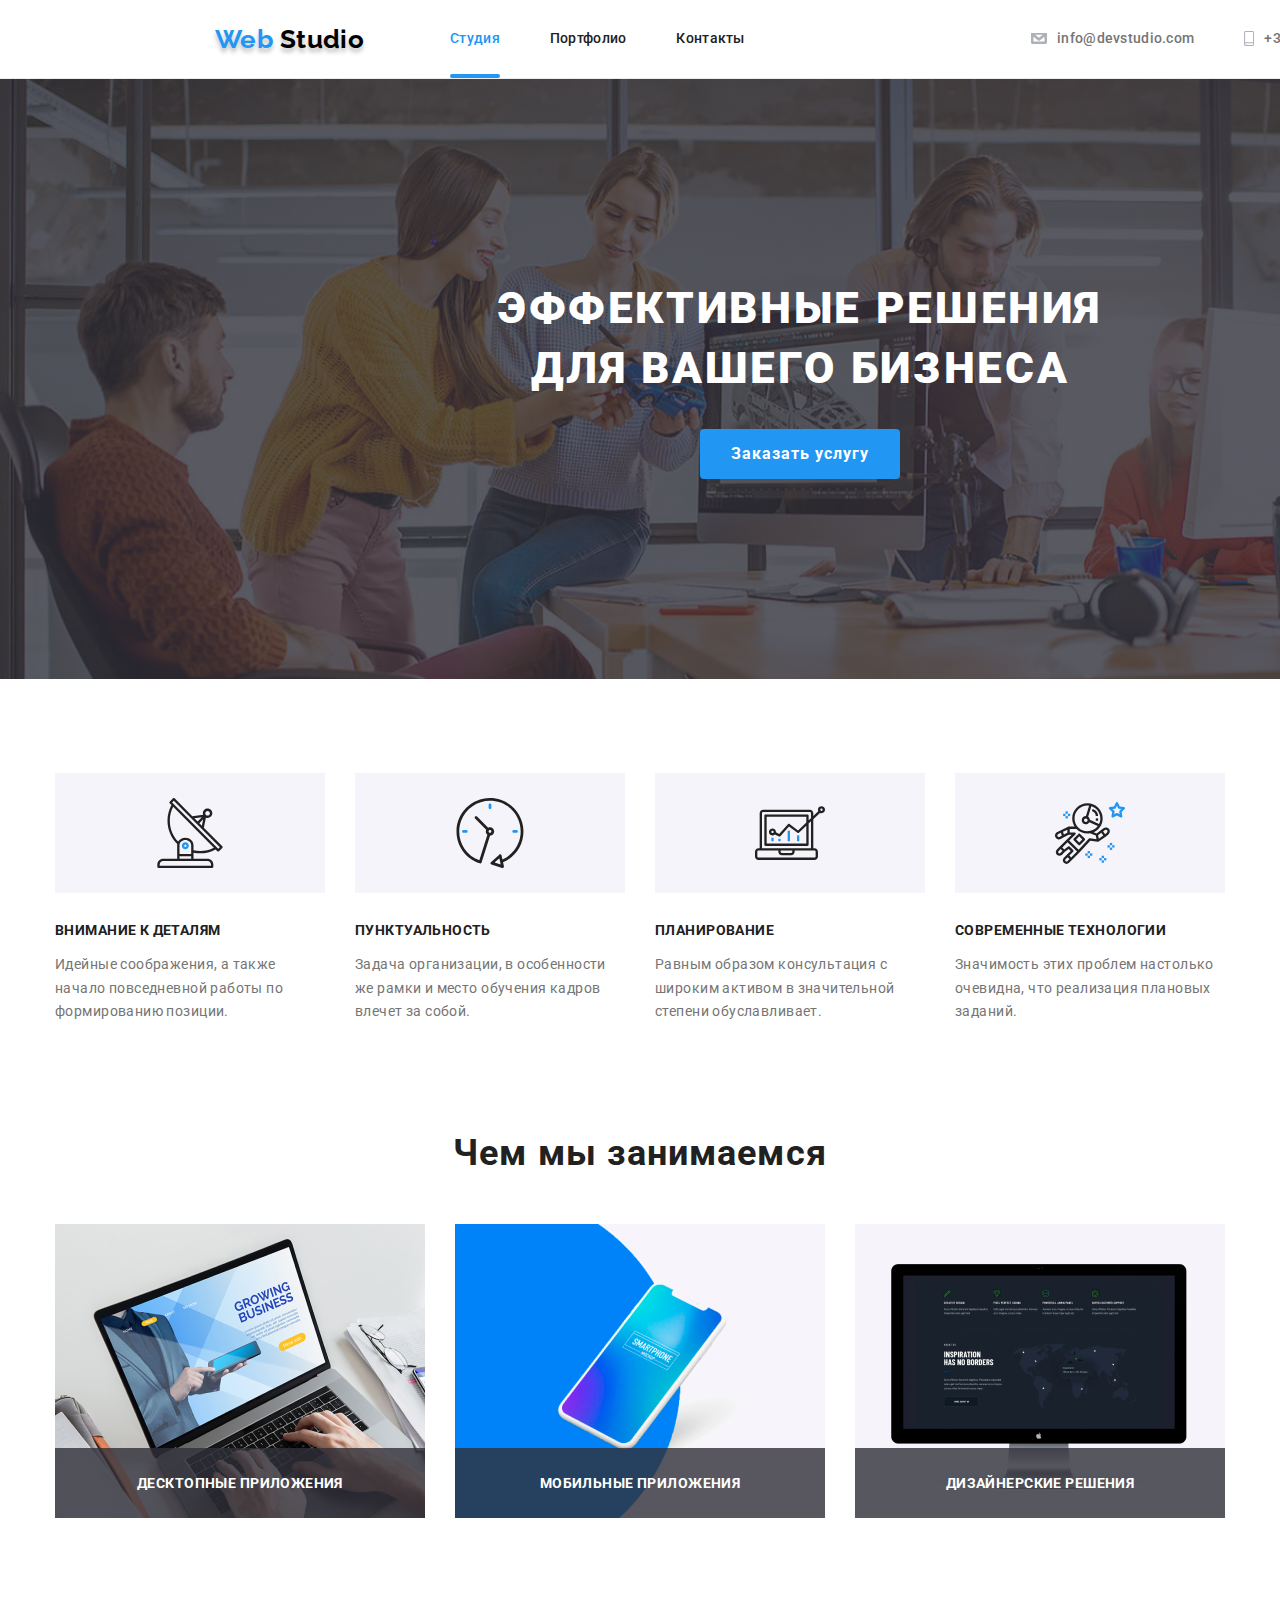
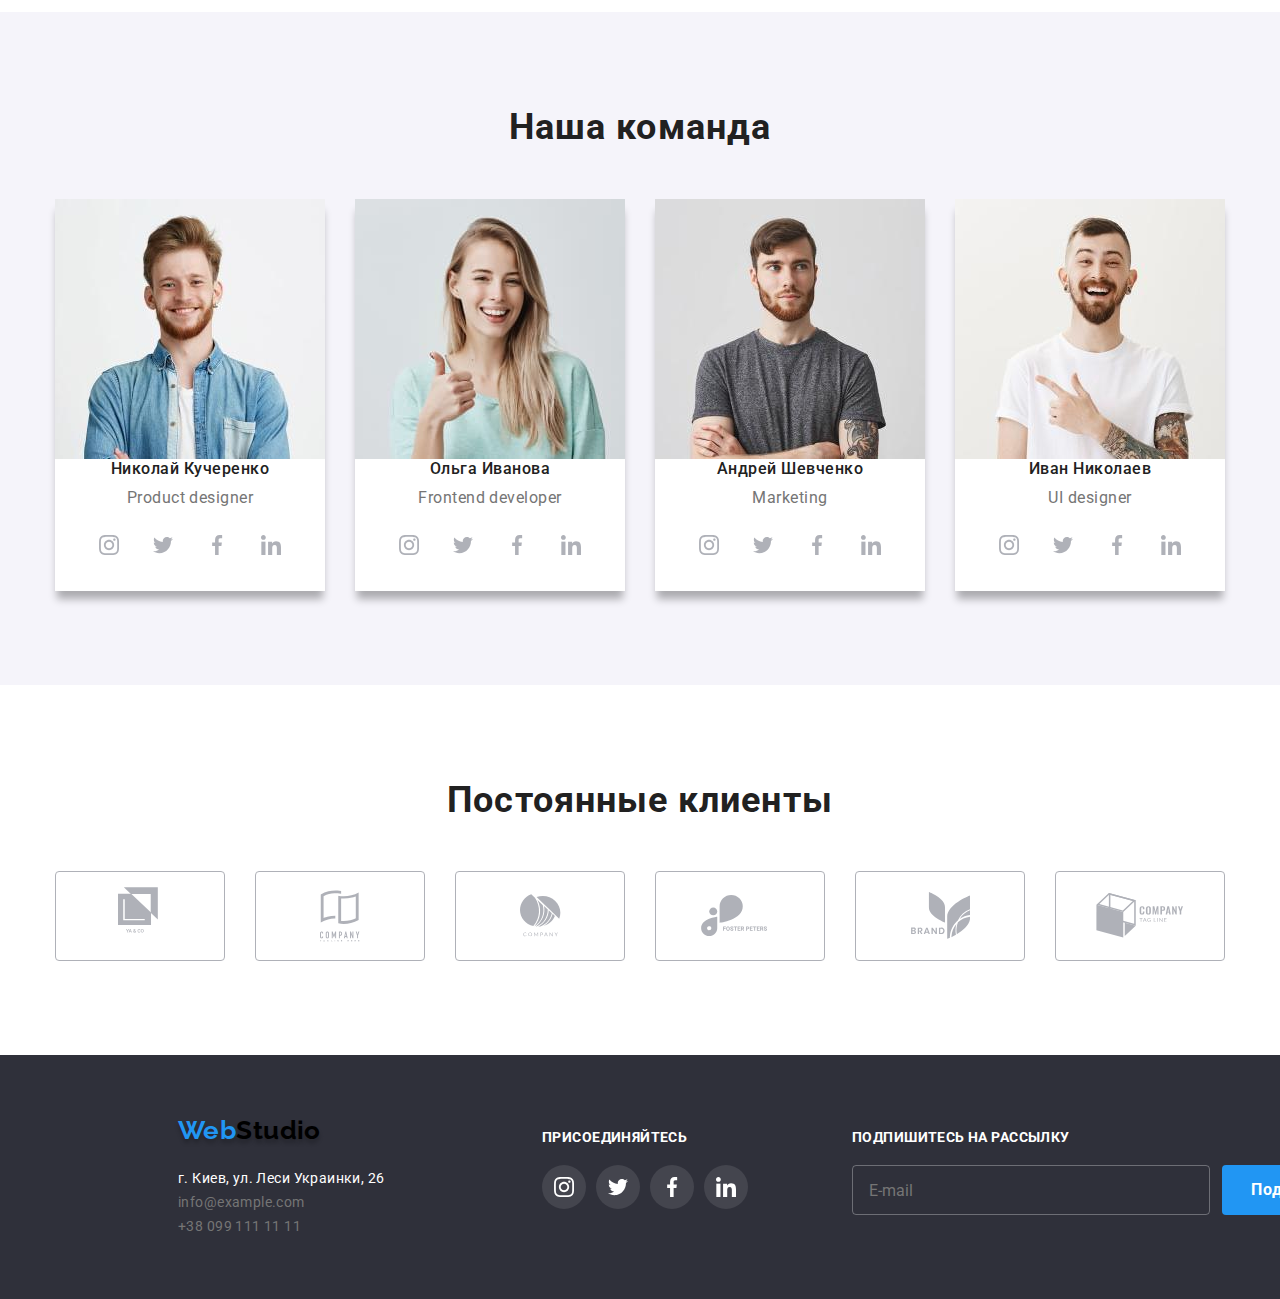
<file: index.html>
<!DOCTYPE html>
<html lang="ru">

<head>
    <meta charset="UTF-8" />
    <meta http-equiv="X-UA-Compatible" content="IE=edge" />
    <meta name="viewport" content="width=device-width, initial-scale=1.0" />
    <title>Web studio</title>
    <link rel="preconnect" href="https://fonts.googleapis.com">
    <link rel="preconnect" href="https://fonts.gstatic.com" crossorigin>
    <link rel="preconnect" href="https://fonts.googleapis.com">
    <link rel="preconnect" href="https://fonts.gstatic.com" crossorigin>
    <link href="https://fonts.googleapis.com/css2?family=Raleway:wght@700&family=Roboto:wght@400;500;700;900&display=swap"
        rel="stylesheet">
    <link rel="stylesheet" href="https://cdnjs.cloudflare.com/ajax/libs/modern-normalize/1.1.0/modern-normalize.min.css">
    <link rel="stylesheet" href="./css/styles.css">
</head>
 
<body>
      
    <header>
        <div class="header-bar container">
            <nav class="main-nav">
                <a class="logo" href="./index.html"><span class="logo accent">Web</span> Studio</a>
                <ul class="nav list">
                    <li><a class="nav-bar active" href="">Студия</a></li>
                    <li><a class="nav-bar" href="./portfolio.html">Портфолио</a></li>
                    <li><a class="nav-bar" href="./test.html">Контакты </a></li>
                </ul>
            </nav>
                <div class="contact">
                    <div class="mail">
                        <div class="envelope">
                            <svg class="icon" width="16px" height="11px">
                            <use href="./images/symbol-defs.svg#icon-envelope"></use>
                            </svg>
                        </div>
                        <a class="nav-bar" href="mailto:info@devstudio.com">info@devstudio.com</a>
                    </div>
                    <div class="telephone">
                        <div class="smartphone">
                            <svg class="icon" width="10px" height="15px">
                                <use href="./images/symbol-defs.svg#icon-smartphone"></use>
                            </svg>
                        </div>
                        <a class="nav-bar tel" href="tel:+380961111111">+38 096 111 11 11</a>
                    </div>
                    
                </div>
        </div>
    </header>
    
<main>
    <div class="backdrop is-hidden" data-modal>
    
        <div class="modal">
            <p class="modal-title">Оставьте свои данные, мы Вам перезвоним</p>
            <div class="close-button" data-modal-close>
            <svg class="close-button-icon" width="30px" height="30px">
                <use href="./images/close-button.svg#button-close">

                </use>

            </svg>
            
        </div>
        <div class="form">
            <form class="contact-form" autocomplete="off">
                <div class="input">
                    <input type="text" class="input-form" name="name" id="name" placeholder=" ">
                    <label class="form-label" for="name">Имя</label>
                    <div class="icon">
                        <svg width="18px" height="18px" class="form-icon">
                            <use href="./images/form-icons.svg#icon-person"></use>
                        </svg>
                    </div>
                </div>
                <div class="input">
                    
                    <input type="tel" class="input-form" name="tel" id="tel" placeholder=" ">
                    <label class="form-label" for="tel">Телефон</label>
                    <div class="icon">
                        <svg width="18px" height="18px" class="form-icon">
                            <use href="./images/form-icons.svg#icon-phone"></use>
                        </svg>
                    </div>
                </div>
                <div class="input">
                    
                    <input type="email" class="input-form" name="mail" id="mail" placeholder=" " autocomplete="off">
                    <label class="form-label" for="mail">Почта</label>
                    <div class="icon">
                        <svg width="18px" height="18px" class="form-icon">
                            <use href="./images/form-icons.svg#icon-mail"></use>
                        </svg>
                    </div>
                </div>
                <div class="input">
                    
                    <textarea class="comment-textarea" name="comment" id="comment" rows="6" placeholder=" "></textarea>
                    <label for="comment" class="textarea">Комментарий</label>
                </div>

                

                

                
                
                
            </form>
        </div>
            <button class="submit button" type="submit">Отправить</button>
        </div>
    </div>

    <!--Hero-->
    <section class="hero">
        
            <h1 class="hero-header">Эффективные решения <br> для вашего бизнеса</h1>
            <button class="button" type="button" data-modal-open>Заказать услугу</button>
        
    </section>
    <!--About-->
    <section class="about container">
        <h2 class="section-header" hidden>Про нас</h2>
        <ul class="list">
            <li class="about-items">
               <div class="about-svg">
                    <svg width="70px" height="70px">
                        <use href="./images/symbol-defs-about.svg#icon-antenna"></use>
                    </svg>
               </div>
                <h3 class="title">Внимание к деталям</h3>
                <p class="text">
                    Идейные соображения, а также начало повседневной работы по
                    формированию позиции.
                </p>
            </li>
            <li class="about-items">
                <div class="about-svg">
                    <svg width="70px" height="70px">
                        <use href="./images/symbol-defs-about.svg#icon-clock"></use>
                    </svg>
                </div>
                <h3 class="title">Пунктуальность</h3>
                <p class="text">
                    Задача организации, в особенности же рамки и место обучения кадров
                    влечет за собой.
                </p>
            </li>
            <li class="about-items">
                <div class="about-svg">
                    <svg width="70px" height="70px">
                        <use href="./images/symbol-defs-about.svg#icon-diagram"></use>
                    </svg>
                </div>
                <h3 class="title">Планирование</h3>
                <p class="text">
                    Равным образом консультация с широким активом в значительной степени
                    обуславливает.
                </p>
            </li>
            <li class="about-items">
                <div class="about-svg">
                    <svg width="70px" height="70px">
                        <use href="./images/symbol-defs-about.svg#icon-astronaut"></use>
                    </svg>
                </div>
                <h3 class="title">Современные технологии</h3>
                <p class="text">
                    Значимость этих проблем настолько очевидна, что реализация плановых
                    заданий.
                </p>
            </li>
        </ul>
    </section>
    <!--Our business-->
    <section class="business container">
        <h2 class="section-header">Чем мы занимаемся</h2>
        <ul class="list">
            <li>
                <img class="business-img" src="./images/box-1.jpg" alt="Ноутбук" width="370" height="294" />
                <p>Десктопные приложения</p>
            </li>
            <li>
                <img src="./images/box-2.jpg" alt="Мобильный телефон" width="370" height="294" />
                <p>Мобильные приложения</p>
            </li>
            <li>
                <img src="./images/box-3.jpg" alt="Монитор" width="370" height="294" />
                <p>Дизайнерские решения</p>
            </li>
            <!-- <li>
                <img src="./images/box-2.jpg" alt="Мобильный телефон" width="370" height="294" />
                <p>Мобильные приложения</p>
            </li>
            <li>
                <img src="./images/box-3.jpg" alt="Монитор" width="370" height="294" />
                <p>Дизайнерские решения</p> -->
            </li>
        </ul>
    </section>
    <!--Our team-->
    <section class="team-section">
        <div class="team container">
            <h2 class="section-header">Наша команда</h2>
            <ul class="list">
                <li>
                    <img src="./images/photo-1.jpg" alt="Фото дизайнера продукта" />
                    <h3 class="name">Николай Кучеренко</h3>
                    <p class="position" lang="en">Product designer</p>
                    <ul class="list socials">
                        <li><a href="http://instagram.com" aria-label="instagram" target="_blank"><svg class="icon" width=20px height=20px><use href="./images/symbol-defs.svg#icon-insta"></use></svg></a></li>
                        <li><a href="" aria-label="twitter"><svg class="icon" width=20px height=20px><use href="./images/symbol-defs.svg#icon-twitter"></use></svg></li>
                        <li><a href="" aria-label="facebook"><svg class="icon" width=20px height=20px><use href="./images/symbol-defs.svg#icon-fb"></use></svg></a></li>
                        <li><a href="" aria-label="linkedin"><svg class="icon" width=20px height=20px>
                            <use href="./images/symbol-defs.svg#icon-linkedin"></use>
                        </svg></a></li>
                    </ul>
                </li>
                <li>
                    <img src="./images/photo-2.jpg" alt="Фото фронтэнд разработчика" />
                    <h3 class="name">Ольга Иванова</h3>
                    <p class="position" lang="en">Frontend developer</p>
                    <ul class="list socials">
                        <li><a href="http://instagram.com" aria-label="instagram" target="_blank"><svg class="icon" width=20px height=20px>
                                    <use href="./images/symbol-defs.svg#icon-insta"></use>
                                </svg></a></li>
                        <li><a href="" aria-label="twitter"><svg class="icon" width=20px height=20px>
                                    <use href="./images/symbol-defs.svg#icon-twitter"></use>
                                </svg></li>
                        <li><a href="" aria-label="facebook"><svg class="icon" width=20px height=20px>
                                    <use href="./images/symbol-defs.svg#icon-fb"></use>
                                </svg></a></li>
                        <li><a href="" aria-label="linkedin"><svg class="icon" width=20px height=20px>
                                    <use href="./images/symbol-defs.svg#icon-linkedin"></use>
                                </svg></a></li>
                    </ul>
                </li>
                <li>
                    <img src="./images/photo-3.jpg" alt="Фото маркетолога" />
                    <h3 class="name">Андрей Шевченко</h3>
                    <p class="position" lang="en">Marketing</p>
            
                    <ul class="list socials">
                        <li><a href="http://instagram.com" aria-label="instagram" target="_blank"><svg class="icon" width=20px height=20px>
                                    <use href="./images/symbol-defs.svg#icon-insta"></use>
                                </svg></a></li>
                        <li><a href="" aria-label="twitter"><svg class="icon" width=20px height=20px>
                                    <use href="./images/symbol-defs.svg#icon-twitter"></use>
                                </svg></li>
                        <li><a href="" aria-label="facebook"><svg class="icon" width=20px height=20px>
                                    <use href="./images/symbol-defs.svg#icon-fb"></use>
                                </svg></a></li>
                        <li><a href="" aria-label="linkedin"><svg class="icon" width=20px height=20px>
                                    <use href="./images/symbol-defs.svg#icon-linkedin"></use>
                                </svg></a></li>
                    </ul>
                </li>
                <li>
                    <img src="./images/photo-4.jpg" alt="Фото разработчика юзер интерфейса" />
                    <h3 class="name">Иван Николаев</h3>
                    <p class="position" lang="en">UI designer</p>
                    <ul class="list socials">
                        <li><a href="http://instagram.com" aria-label="instagram" target="_blank"><svg class="icon" width=20px height=20px>
                                    <use href="./images/symbol-defs.svg#icon-insta"></use>
                                </svg></a></li>
                        <li><a href="" aria-label="twitter"><svg class="icon" width=20px height=20px>
                                    <use href="./images/symbol-defs.svg#icon-twitter"></use>
                                </svg></li>
                        <li><a href="" aria-label="facebook"><svg class="icon" width=20px height=20px>
                                    <use href="./images/symbol-defs.svg#icon-fb"></use>
                                </svg></a></li>
                        <li><a href="" aria-label="linkedin"><svg class="icon" width=20px height=20px>
                                    <use href="./images/symbol-defs.svg#icon-linkedin"></use>
                                </svg></a></li>
                    </ul>
                </li>
            </ul>
        </div>
     
    </section>
    <!--Our clients-->
    <section class="clients container">
        <h2 class="section-header">Постоянные клиенты</h2>
        <ul class="list">
            <li>
                <a href=""><svg class="clients-logo" width="44px" height="49px"><use href="images/symbol-defs.svg#icon-Client-1"></use></svg>   </a>
            </li>
            <li>
                <svg class="clients-logo" width="40px" height="52px"><use href="images/symbol-defs.svg#icon-Client-2"></use></svg>
            </li>
            <li>
                <svg class="clients-logo" width="41px" height="51px"><use href="images/symbol-defs.svg#icon-Client-3"></use></svg>
            </li>
            <li>
                <svg class="clients-logo" width="79px" height="42px"><use href="images/symbol-defs.svg#icon-Client-4"></use></svg>
            </li>
            <li>
                <svg class="clients-logo" width="59px" height="47px"><use href="images/symbol-defs.svg#icon-Client-5"></use></svg>
            </li>
            <li>
                <svg class="clients-logo" width="88px" height="45px"><use href="images/symbol-defs.svg#icon-Client-6"></use></svg>
            </li>
        </ul>
    </section>
</main>   
    <footer class="footer-section">
        <div class="footer-address">
            <a href="./index.html" class="logo"><span class="logo accent">Web</span>Studio</a>
            <address>
                <ul class="list">
                    <li>
                        <a class="text address" href="https://goo.gl/maps/ZLEC8xDm6KNLiGq4A" target="_blank"
                            rel="noopener noreferrer">г. Киев, ул. Леси Украинки, 26</a>
                    </li>
                    <li>
                        <a class="text" href="mailto:info@example.com">info@example.com</a><br />
                        <a class="text" href="tel:+380991111111">+38 099 111 11 11</a>
                    </li>
                </ul>
            </address>
        </div>
        
        

        <div class="footer-social">
            <p class="footer-appeal">Присоединяйтесь</p>
            <ul class="list socials">
                <li><a href="http://instagram.com" aria-label="instagram" target="_blank"><svg class="icon" width=20px height=20px>
                            <use href="./images/symbol-defs.svg#icon-insta"></use>
                        </svg></a></li>
                <li><a href="" aria-label="twitter"><svg class="icon" width=20px height=20px>
                            <use href="./images/symbol-defs.svg#icon-twitter"></use>
                        </svg></li>
                <li><a href="" aria-label="facebook"><svg class="icon" width=20px height=20px>
                            <use href="./images/symbol-defs.svg#icon-fb"></use>
                        </svg></a></li>
                <li><a href="" aria-label="linkedin"><svg class="icon" width=20px height=20px>
                            <use href="./images/symbol-defs.svg#icon-linkedin"></use>
                        </svg></a></li>
            </ul>
        </div>
        <div class="footer-subscribe">
                    
                    <p class="footer-appeal">Подпишитесь на рассылку</p>
                    <div class="subscribe-form">
                        <form class="form">
                            <input class="form-input" type="email" placeholder="E-mail">
                        </form>
                        <button class="button" type="button">Подписаться</button>
                    </div>
        </div>

    </footer>
    <script src="./modal.js"></script>
</body>   

</html>
</file>
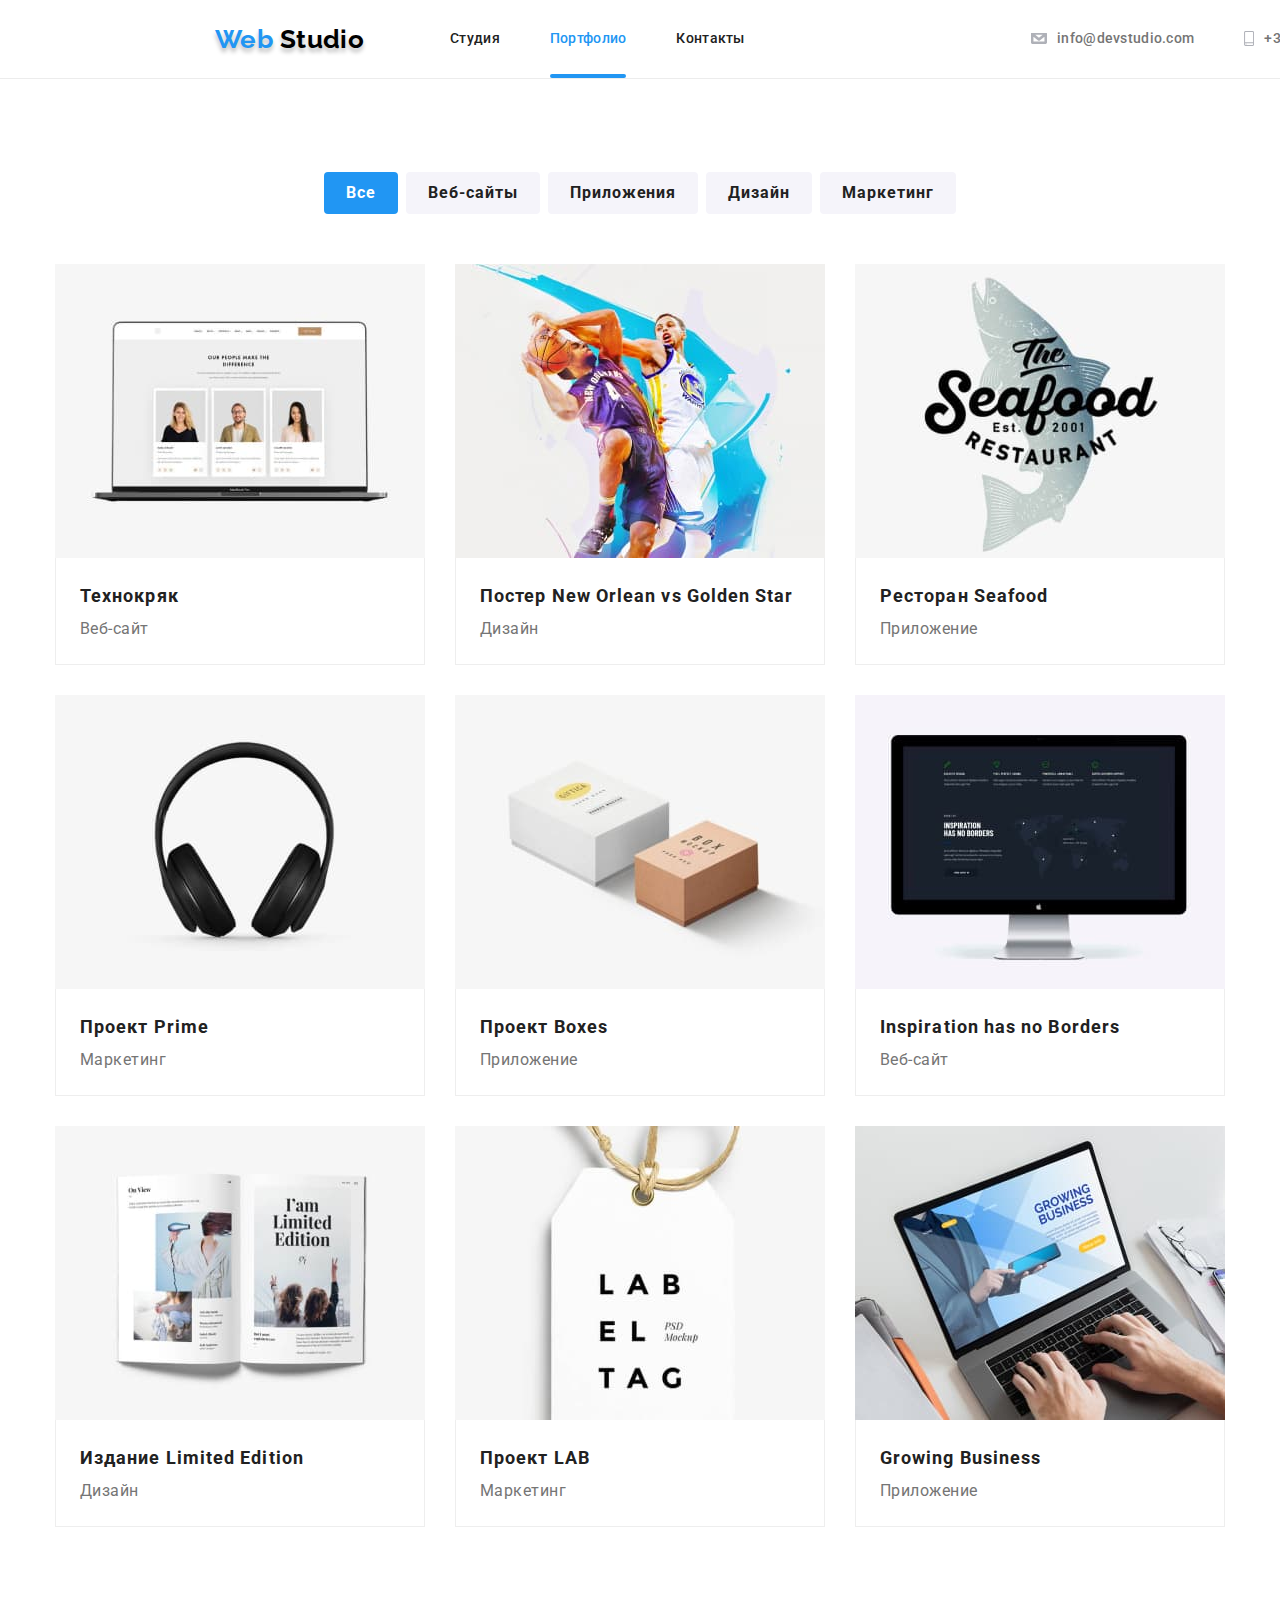
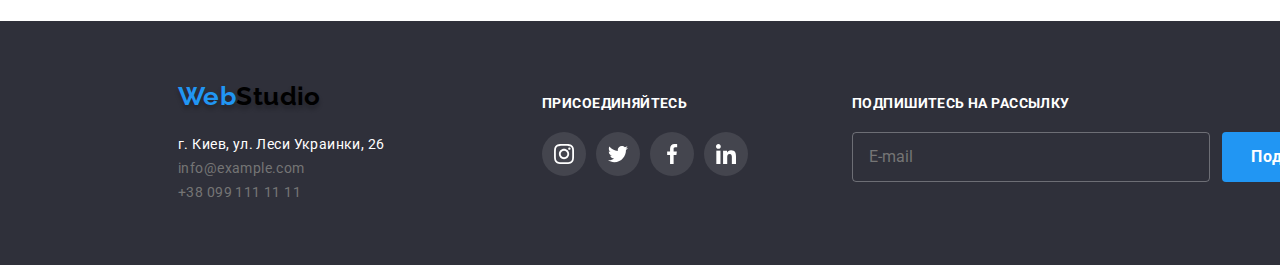
<file: portfolio.html>
<!DOCTYPE html>
<html lang="ru">

<head>
    <meta charset="UTF-8" />
    <meta http-equiv="X-UA-Compatible" content="IE=edge" />
    <meta name="viewport" content="width=device-width, initial-scale=1.0" />
    <title>Web studio</title>
    <link rel="preconnect" href="https://fonts.googleapis.com">
    <link rel="preconnect" href="https://fonts.gstatic.com" crossorigin>
    <link rel="preconnect" href="https://fonts.googleapis.com">
    <link rel="preconnect" href="https://fonts.gstatic.com" crossorigin>
    <link
        href="https://fonts.googleapis.com/css2?family=Raleway:wght@700&family=Roboto:wght@400;500;700;900&display=swap"
        rel="stylesheet">
    <link rel="stylesheet" href="https://cdnjs.cloudflare.com/ajax/libs/modern-normalize/1.1.0/modern-normalize.min.css">    
    <link rel="stylesheet" href="./css/styles.css">
</head>

<body>
    <header>
        <div class="header-bar container">
            <nav class="main-nav">
                <a class="logo" href="./index.html"><span class="logo accent">Web</span> Studio</a>
                <ul class="nav list">
                    <li><a class="nav-bar" href="./index.html">Студия</a></li>
                    <li><a class="nav-bar active" href="./portfolio.html">Портфолио</a></li>
                    <li><a class="nav-bar" href="">Контакты </a></li>
                </ul>
            </nav>
            <div class="contact">
                <div class="mail">
                    <div class="envelope">
                        <svg class="icon" width="16px" height="11px">
                            <use href="./images/symbol-defs.svg#icon-envelope"></use>
                        </svg>
                    </div>
                    <a class="nav-bar" href="mailto:info@devstudio.com">info@devstudio.com</a>
                </div>
                <div class="telephone">
                    <div class="smartphone">
                        <svg class="icon" width="10px" height="15px">
                            <use href="./images/symbol-defs.svg#icon-smartphone"></use>
                        </svg>
                    </div>
                    <a class="nav-bar tel" href="tel:+380961111111">+38 096 111 11 11</a>
                </div>
    
            </div>
        </div>
    </header>
<main>
    <!-- Projects gallery -->
    <section class="gallery-section">
        <h1 class="section-header">Галерея проектов</h1>
        <ul class="filter list">
            <li class="filter-item"><button class="button active" type="button">Все</button></li>
            <li class="filter-item"><button class="button" type="button">Веб-сайты</button></li>
            <li class="filter-item"><button class="button" type="button">Приложения</button></li>
            <li class="filter-item"><button class="button" type="button">Дизайн</button></li>
            <li class="filter-item"><button class="button" type="button">Маркетинг</button></li>
        </ul>
        
        <ul class="gallery list">
            <li class="project">
                <a href="#">
                    <div class="project-card">
                        <img src="./images/portfolio/img1.jpg" alt="Ноутбук" width="370">
                        <p class="desc">Технокряк это современная площадка распространения коронавируса. Компании используют эту платформу для
                            цифрового шпионажа и атак на защищённые сервера конкурентов</p>
                    </div>
                    
                  <div class="project-info">  
                    <h2>Технокряк</h2>
                    <p class="type">Веб-сайт</p></div>
                </a>
        </li>
            <li class="project">
                <a href="#">
                    <div class="project-card">
                    <img src="./images/portfolio/img2.jpg" alt="Баскетболисты" width="370">
                    <p class="desc">Технокряк это современная площадка распространения коронавируса. Компании используют эту платформу для
                        цифрового шпионажа и атак на защищённые сервера конкурентов</p>
                    </div>
                <div class="project-info">    
                    <h2>Постер New Orlean vs Golden Star</h2>
                    <p class="type">Дизайн</p></div>
                </a>
        </li>
            <li class="project">
                <a href="#">
                    <div class="project-card">
                    <img src="./images/portfolio/img3.jpg" alt="Ресторан Сифуд" width="370">
                    <p class="desc">Технокряк это современная площадка распространения коронавируса. Компании используют эту платформу для
                        цифрового шпионажа и атак на защищённые сервера конкурентов</p>
                    </div>
                    <div class="project-info">
                    <h2>Ресторан Seafood</h2>
                    <p class="type">Приложение</p></div>
                </a>
        </li>
            <li class="project">
                <a href="#">
                    <div class="project-card">
                        <img src="./images/portfolio/img4.jpg" alt="Наушники" width="370">
                        <p class="desc">Технокряк это современная площадка распространения коронавируса. Компании используют эту платформу для
                            цифрового шпионажа и атак на защищённые сервера конкурентов</p>
                    </div>
                   <div class="project-info">
                    <h2>Проект Prime</h2>
                    <p class="type">Маркетинг</p></div>
                </a>
        </li>
            <li class="project">
                <a href="#">
                    <div class="project-card">
                        <img src="./images/portfolio/img5.jpg" alt="Коробки" width="370">
                        <p class="desc">Технокряк это современная площадка распространения коронавируса. Компании используют эту платформу для
                            цифрового шпионажа и атак на защищённые сервера конкурентов</p>
                    </div>
                    <div class="project-info">
                    <h2>Проект Boxes</h2>
                    <p class="type">Приложение</p></div>
                </a>
        </li>
            <li class="project">
                <a href="#">
                    <div class="project-card">
                    <img src="./images/portfolio/img6.jpg" alt="Монитор" width="370">
                    <p class="desc">Технокряк это современная площадка распространения коронавируса. Компании используют эту платформу для
                        цифрового шпионажа и атак на защищённые сервера конкурентов</p>
                    </div>
                  <div class="project-info">  
                    <h2>Inspiration has no Borders</h2>
                    <p class="type">Веб-сайт</p></div>
                </a>
        </li>
            <li class="project">
                <a href="#">
                    <div class="project-card"> 
                        <img src="./images/portfolio/img7.jpg" alt="Открытая книга" width="370">
                        <p class="desc">Технокряк это современная площадка распространения коронавируса. Компании используют эту платформу для
                            цифрового шпионажа и атак на защищённые сервера конкурентов</p>
                    </div>
                   
                <div class="project-info">   
                    <h2>Издание Limited Edition</h2>
                    <p class="type">Дизайн</p></div>
                </a>
        </li>
            <li class="project">
                <a href="#">
                    <div class="project-card">
                        <img src="./images/portfolio/img8.jpg" alt="Бирка" width="370">
                        <p class="desc">Технокряк это современная площадка распространения коронавируса. Компании используют эту платформу для
                            цифрового шпионажа и атак на защищённые сервера конкурентов</p>
                    </div>
                    
                   <div class="project-info"> 
                    <h2>Проект LAB</h2>
                    <p class="type">Маркетинг</p></div>
                </a>
        </li>
            <li class="project">
                <a href="#">
                    <div class="project-card">
                        <img src="./images/portfolio/img9.jpg" alt="Ноутбук" width="370">
                        <p class="desc">Технокряк это современная площадка распространения коронавируса. Компании используют эту платформу для
                            цифрового шпионажа и атак на защищённые сервера конкурентов</p>
                    </div>
                    
                    <div class="project-info">
                        
                        <h2>Growing Business</h2>
                        <p class="type">Приложение</p>
                    </div>
                </a>
        </li>
        </ul>


    </section>

</main>  
<footer class="footer-section">
    <div class="footer-address">
        <a href="./index.html" class="logo"><span class="logo accent">Web</span>Studio</a>
        <address>
            <ul class="list">
                <li>
                    <a class="text address" href="https://goo.gl/maps/ZLEC8xDm6KNLiGq4A" target="_blank"
                        rel="noopener noreferrer">г. Киев, ул. Леси Украинки, 26</a>
                </li>
                <li>
                    <a class="text" href="mailto:info@example.com">info@example.com</a><br />
                    <a class="text" href="tel:+380991111111">+38 099 111 11 11</a>
                </li>
            </ul>
        </address>
    </div>

    <div class="footer-social">
        <p class="footer-appeal">Присоединяйтесь</p>
        <ul class="list socials">
            <li><a href="http://instagram.com" aria-label="instagram" target="_blank"><svg class="icon" width=20px
                        height=20px>
                        <use href="./images/symbol-defs.svg#icon-insta"></use>
                    </svg></a></li>
            <li><a href="" aria-label="twitter"><svg class="icon" width=20px height=20px>
                        <use href="./images/symbol-defs.svg#icon-twitter"></use>
                    </svg></li>
            <li><a href="" aria-label="facebook"><svg class="icon" width=20px height=20px>
                        <use href="./images/symbol-defs.svg#icon-fb"></use>
                    </svg></a></li>
            <li><a href="" aria-label="linkedin"><svg class="icon" width=20px height=20px>
                        <use href="./images/symbol-defs.svg#icon-linkedin"></use>
                    </svg></a></li>
        </ul>
    </div>
    <div class="footer-subscribe">
    
        <p class="footer-appeal">Подпишитесь на рассылку</p>
        <div class="subscribe-form">
            <form class="form">
                <input class="form-input" type="email" placeholder="E-mail">
            </form>
            <button class="button" type="button">Подписаться</button>
        </div>
    </div>

</footer>
</body>    

</html>
</file>
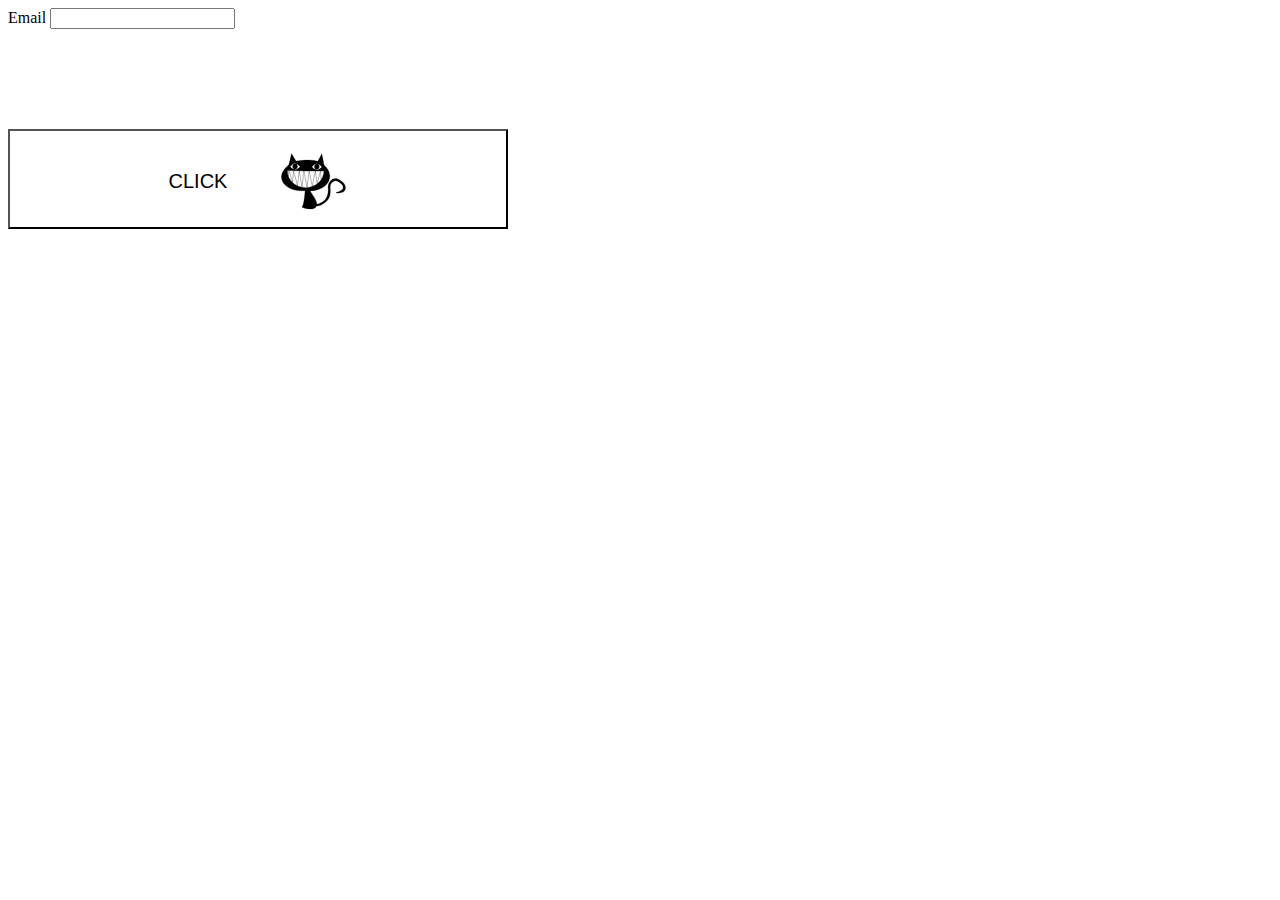
<file: test.html>
<!DOCTYPE html>
<html lang="en">
<head>
    <meta charset="UTF-8">
    <meta http-equiv="X-UA-Compatible" content="IE=edge">
    <meta name="viewport" content="width=device-width, initial-scale=1.0">
    <title>Document</title>
    <link rel="stylesheet" href="teststyle.css">
</head>
<body>
 <div class="container">
    <form class="form">
        <label for="mail">Email</label>
        <input type="email"id='mail'>

    </form>


    <a href="./index.html">
        <button type="submit" class="btn" type="button">
            <div class="logo">CLICK</div>
    </a>
    </button>
   
   

 </div>
</body>
</html>
</file>
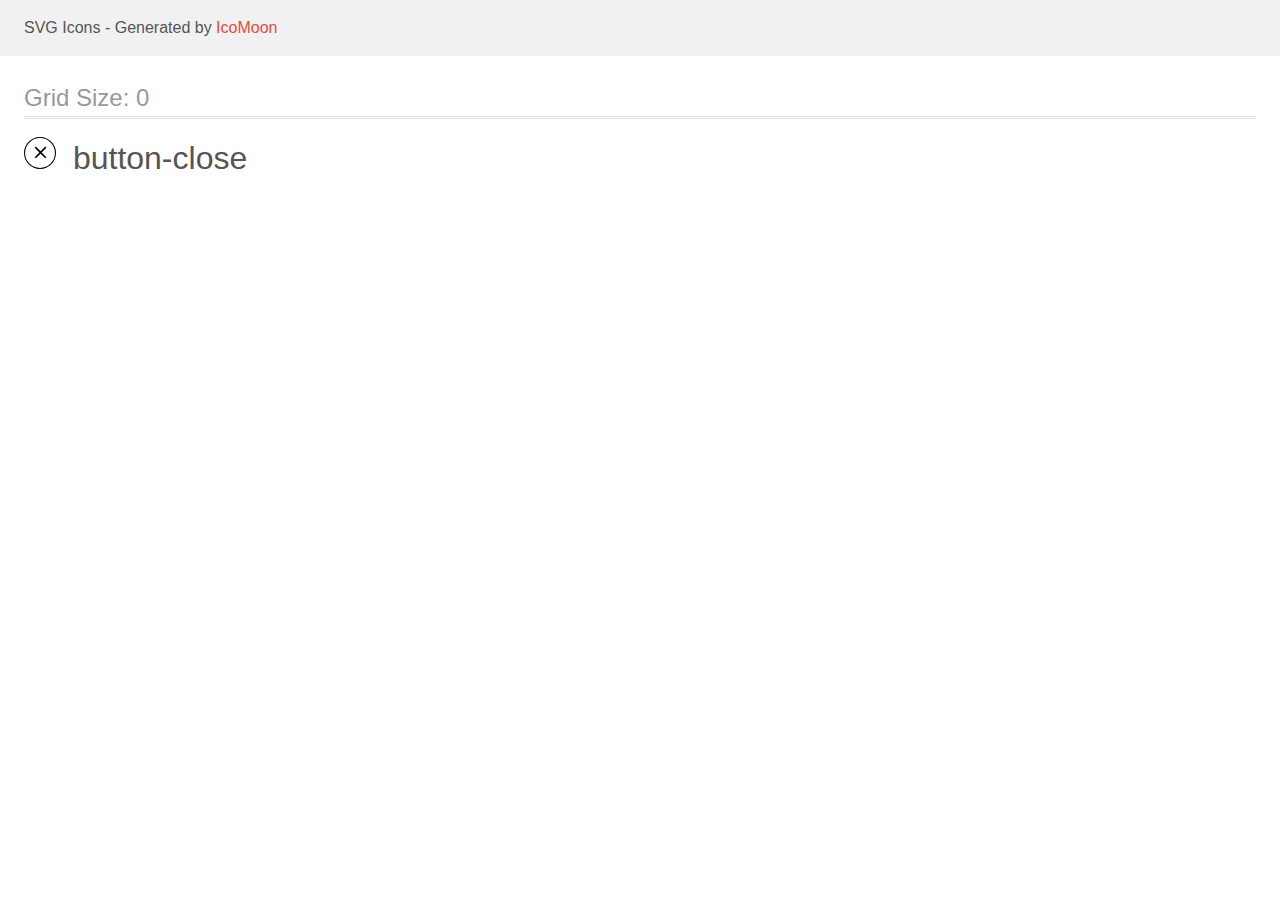
<file: images/icomoon/demo.html>
<!doctype html>
<html>
<head>
    <title>IcoMoon - SVG Icons</title>
    <meta charset="utf-8">
    <meta name="viewport" content="width=device-width, initial-scale=1">
    <link rel="stylesheet" href="demo-files/demo.css">
    <link rel="stylesheet" href="style.css">
</head>
<body>
<svg aria-hidden="true" style="position: absolute; width: 0; height: 0; overflow: hidden;" version="1.1" xmlns="http://www.w3.org/2000/svg" xmlns:xlink="http://www.w3.org/1999/xlink">
<defs>
<symbol id="button-close" viewBox="0 0 32 32">
<path fill="#fff" style="fill: var(--color1, #fff)" d="M32 16c0 8.837-7.163 16-16 16s-16-7.163-16-16c0-8.837 7.163-16 16-16s16 7.163 16 16z"></path>
<path fill="none" stroke="#000" style="stroke: var(--color2, #000)" stroke-linejoin="miter" stroke-linecap="butt" stroke-miterlimit="4" stroke-width="1.0667" d="M31.467 16c0 8.542-6.925 15.467-15.467 15.467s-15.467-6.925-15.467-15.467c0-8.542 6.925-15.467 15.467-15.467s15.467 6.925 15.467 15.467z"></path>
<path fill="#000" style="fill: var(--color2, #000)" d="M22.4 10.782l-1.182-1.182-4.685 4.685-4.685-4.685-1.182 1.182 4.685 4.685-4.685 4.685 1.182 1.182 4.685-4.685 4.685 4.685 1.182-1.182-4.685-4.685 4.685-4.685z"></path>
</symbol>
</defs>
</svg>

<header class="bgc1 clearfix">
<div class="mhl">
    <p>SVG Icons - Generated by <a href="https://icomoon.io/app">IcoMoon</a></p>
</div>
</header>
    <div class="clearfix mhl ptl">
        <h1 class="mvm mtn fgc1">Grid Size: 0</h1>
        <div class="glyph fs1">
            <div class="clearfix pbs">
                <svg class="close button-close"><use xlink:href="#button-close"></use></svg><span class="name"> button-close</span>
            </div>
        </div>
  </div>
<script defer src="svgxuse.js"></script>
</body>
</html>
</file>
<file: css/styles.css>
:root {
  --text-color: #757575;
  --header-dark-color: #212121;
  --accent-color: #2196f3;
}

html {
  box-sizing: border-box;
}

*,
*::before,
*::after {
  box-sizing: inherit;
}

header {
  width: 1600px;
  margin-left: auto;
  margin-right: auto;
  justify-content: center;
  border-bottom: 1px solid #ececec;
}

body {
  font-family: "Roboto";
  font-weight: 400;
  font-size: 14px;
  line-height: 1.71;
  letter-spacing: 0.03em;

  color: var(--text-color);
  background-color: #fff;
  margin: 0;
}

a {
  text-decoration: none;
  color: inherit;
}
img {
  display: block;
  max-width: 100%;
  height: auto;
}

.list {
  list-style: none;
}

.container {
  width: 1200px;
  padding-left: 15px;
  padding-right: 15px;
}

/* HEADER */

.nav.list {
  display: flex;
  margin-left: 86px;
}

.nav.list li:not(:last-child) {
  margin-right: 50px;
  position: relative;
}

.logo {
  font-family: Raleway;
  font-style: normal;
  font-weight: bold;
  font-size: 26px;
  line-height: 1.19;

  color: #000000;

  text-shadow: 0px 4px 4px rgba(0, 0, 0, 0.25);
}
.accent {
  color: var(--accent-color);
}

.header-bar {
  display: flex;

  /* width: 1200px;
  padding: 0px 15px; */
  /* align-items: center; */
  margin-left: auto;
  margin-right: auto;
}

.main-nav {
  display: flex;
  align-items: center;
}

.nav-bar {
  display: block;
  font-weight: 500;
  line-height: 1.14;
  letter-spacing: 0.02em;
  color: var(--header-dark-color);
  padding-top: 31px;
  padding-bottom: 31px;
}

.contact {
  display: flex;
  padding-top: auto;
  padding-bottom: auto;
  margin-left: auto;
}

.contact .envelope {
  display: flex;
  align-items: center;
  margin-right: 10px;
}

.contact .smartphone {
  margin-left: 50px;
  display: flex;
  align-items: center;
  margin-right: 10px;
}

.tel,
.mail .nav-bar {
  color: var(--text-color);
}

.active,
.main-nav .nav-bar:hover,
.main-nav .nav-bar:focus {
  color: var(--accent-color);
}

.nav-bar.active::after {
  display: block;
  content: "";
  width: 100%;

  border: 2px solid var(--accent-color);
  border-radius: 2px;
  position: absolute;
  bottom: 0;
  background-color: var(--accent-color);
}

.mail,
.telephone {
  display: flex;
}

.mail:hover .icon,
.mail:hover .nav-bar,
.mail .nav-bar:focus-within,
.mail .nav-bar:focus-within,
.telephone:hover .icon,
.telephone:hover .nav-bar,
.telephone .nav-bar:focus-within,
.telephone .nav-bar:focus-within {
  fill: var(--accent-color);
  color: var(--accent-color);
}

/* HERO */

.hero {
  /* margin-bottom: 94px; */
  padding-top: 200px;
  padding-bottom: 200px;
  margin-left: auto;
  margin-right: auto;

  width: 1600px;
  /* height: 600px; */

  background-image: linear-gradient(
      to right,
      rgba(47, 48, 58, 0.8),
      rgba(47, 48, 58, 0.8)
    ),
    url(../images/hero.jpg);
}

.hero-header {
  margin: 0 0 30px 0;

  font-weight: 900;
  font-size: 44px;
  line-height: 1.36;
  text-align: center;
  letter-spacing: 0.06em;
  text-transform: uppercase;

  color: #ffffff;
}

.button {
  cursor: pointer;
}

.hero .button,
footer .button,
.modal .submit.button {
  border: none;
  border-radius: 4px;
  width: 200px;
  height: 50px;
  margin: 0 auto;

  font-weight: 700;
  font-size: 16px;
  line-height: 1.88;
  display: flex;
  align-items: center;
  justify-content: center;
  /* text-align: center; */
  letter-spacing: 0.06em;

  color: #ffffff;
  background-color: #2196f3;
}
/* ABOUT */
.about {
  /* width: 1200px; */
  padding: 94px 15px;
  margin-left: auto;
  margin-right: auto;
  /* margin-bottom: 94px; */
  /* background-color: #ccc; */
}
.list {
  padding: 0;
  margin-top: 0;
  margin-bottom: 0;
}
.about .list {
  display: flex;
}

/* .about-img {
  display: inline-block;
  width: 270px;
  height: 120px;
  padding: 25px 100px;
  

  background-color: #f5f4fa; 
}  */
.about-svg {
  display: flex;
  justify-content: center;
  align-items: center;
  margin-bottom: 30px;

  width: 270px;
  height: 120px;
  background-color: #f5f4fa;
}
.about-items:not(:last-child) {
  margin-right: 30px;
}
.section-header {
  margin: 0;

  font-weight: 700;
  font-size: 36px;
  line-height: 1.17;
  text-align: center;
  letter-spacing: 0.03em;
  color: var(--header-dark-color);
}

.about .title {
  margin-bottom: 10px;
  margin-top: 0;

  line-height: 1.14;
  text-transform: uppercase;
  font-size: inherit;
  color: var(--header-dark-color);
}

/* .about-items:nth-child(1)::before {
  content: "";
  display: flex;
  width: 270px;
  height: 120px;
  padding: 25px 100px;
  margin-bottom: 30px;

  background-color: #f5f4fa;
  background-image: url(../images/antenna.svg);
  background-repeat: no-repeat;
  background-position: center;
}
.about-items:nth-child(2)::before {
  content: "";
  display: flex;
  width: 270px;
  height: 120px;
  padding: 25px 100px;
  margin-bottom: 30px;

  background-color: #f5f4fa;
  background-image: url(../images/clock.svg);
  background-repeat: no-repeat;
  background-position: center;
}
.about-items:nth-child(3)::before {
  content: "";
  display: flex;
  width: 270px;
  height: 120px;
  padding: 25px 100px;
  margin-bottom: 30px;

  background-color: #f5f4fa;
  background-image: url(../images/diagram.svg);
  background-repeat: no-repeat;
  background-position: center;
}

.about-items:nth-child(4)::before {
  content: "";
  display: flex;
  width: 270px;
  height: 120px;
  padding: 25px 100px;
  margin-bottom: 30px;

  background-color: #f5f4fa;
  background-image: url(../images/astronaut.svg);
  background-repeat: no-repeat;
  background-position: center;
} */

.about .text,
.text {
  width: 270px;
  line-height: 1.71;
}
/* BUSINESS */
.business {
  padding-left: 15px;
  padding-right: 15px;
  /* padding-top: 94px; */
  padding-bottom: 94px;
  margin-left: auto;
  margin-right: auto;
  z-index: 1;
}

.business .list {
  display: flex;
  justify-content: flex-start;
  flex-wrap: wrap;
  z-index: 1;
}

.business .list > li {
  /* outline: 1px solid red; */
  /* width: calc((100%-2 * 30px) / 3); */
  margin-bottom: 0;
  position: relative;
  padding: 0;
}

.business .list p {
  position: absolute;
  bottom: 0;
  padding: 0;
  margin: 0;
  display: flex;
  width: 370px;
  height: 70px;
  /* outline: 3px solid tomato; */
  align-items: center;
  justify-content: center;
  background-color: rgba(47, 48, 58, 0.8);
  color: #ffffff;
  font-weight: 700;
  font-size: 14px;
  line-height: 1.17;

  letter-spacing: 0.03em;
  text-transform: uppercase;
}

.business .list > li:not(:nth-child(3n)) {
  margin-right: 30px;
}

/* .business .list > li:not(:nth-last-child(-n + 2)) {
  margin-bottom: 30px;
} */

.business .section-header {
  margin-bottom: 50px;
}

/* TEAM */

.team-section {
  background-color: #f5f4fa;
}

.team {
  /* width: 1200px; */
  padding: 94px 0px;
  margin-left: auto;
  margin-right: auto;
  /* margin-bottom: 94px; */
}

.team .section-header {
  margin-bottom: 50px;
}
.team > .list {
  display: flex;
  margin-left: auto;
  margin-right: auto;
  width: 1200px;
  justify-content: center;
  flex-wrap: wrap;
}

.team > .list > li {
  padding-bottom: 24px;
  box-shadow: 0px 10px 8px -2px rgba(0, 0, 0, 0.3);
}

.team .list li {
  /* outline: 1px solid red; */
  background-color: #fff;
}

.team > .list > li:not(:nth-child(4n)) {
  margin-right: 30px;
}
.team > img {
  margin-bottom: 30px;
}
.team .name {
  margin-top: 0;
  margin-bottom: 10px;

  font-weight: 500;
  font-size: 16px;
  line-height: 1.19;
  text-align: center;
  letter-spacing: 0.03em;

  color: #212121;
}

.team .position {
  margin-top: 0;
  margin-bottom: 16px;

  font-size: 16px;
  line-height: 1.19;
  text-align: center;
  letter-spacing: 0.03em;
}

.list.socials {
  display: flex;
  justify-content: center;
}

.list.socials li {
  height: 44px;
  padding: 12px;
  margin-right: 10px;

  border-radius: 50%;
}

.list.socials li:hover,
.list.socials li:focus,
.footer-social .list.socials li:hover,
.footer-social .list.socials li:focus {
  background-color: var(--accent-color);
}

.footer-social .list.socials li {
  background-color: rgba(255, 255, 255, 0.1);
}

.icon {
  padding: 0;
  border: none;
  fill: #afb1b8;
}

.footer-social .icon {
  padding: 0;
  border: none;
  fill: #ffffff;
}

.list.socials li:hover .icon,
.list.socials li:focus .icon {
  fill: #fff;
}

.team .list.socials li:last-child {
  margin-right: 0;
}

/* CLIENTS */

.clients {
  padding-top: 94px;
  padding-bottom: 94px;
  margin-left: auto;
  margin-right: auto;
}

.clients .section-header {
  margin-bottom: 50px;
}

.clients .list {
  display: flex;
  justify-content: center;
  /* margin-bottom: 94px; */
}

.clients .list li:not(:last-child) {
  margin-right: 30px;
}

.clients .list li {
  display: flex;
  border: 1px solid #afb1b8;
  border-radius: 4px;
  /* padding: 19px 65px; */
  justify-content: center;
  align-items: center;

  width: 170px;
  height: 90px;
}

.clients-logo {
  fill: #afb1b8;
  padding: 0;
  border: none;
}

.clients .list li:hover,
.clients .list li:focus {
  border: 1px solid var(--accent-color);
}

.clients .list li:hover .clients-logo,
.clients .list li:focus .clients-logo {
  fill: var(--accent-color);
}

/* FOOTER */

.footer-section {
  width: 1600px;
  padding-left: 215px;
  padding-right: 215px;
  padding-top: 60px;
  padding-bottom: 60px;
  display: flex;
  background-color: #2f303a;
  justify-content: center;
  margin-left: auto;
  margin-right: auto;
}

address {
  font-style: inherit;
  margin-top: 20px;
}

.footer-social {
  margin-right: 94px;
}

.footer-social li:not(:last-child) {
  margin-right: 10px;
}

.footer-social > .list {
  display: flex;
  justify-content: center;
}

.footer-social li {
  border-radius: 50%;

  height: 20px;
}

.footer-social li:hover,
.footer-social li:focus {
  background-color: var(--accent-color);
}

.footer-appeal {
  margin-bottom: 20px;

  font-weight: 700;
  font-size: 14px;
  line-height: 1.17;
  letter-spacing: 0.03em;
  text-transform: uppercase;

  color: #fff;
}
/* address ul::first-line {
  color: #fff;
  
} */

.text.address {
  display: block;

  color: #ffffff;
}

.footer-address {
  margin-right: 94px;
  /* margin-bottom: 60px; */
}

.footer-subscribe .button {
  margin-left: 12px;
}

.subscribe-form .button:after {
  content: "";
  width: 24px;
  height: 24px;
  background-image: url(../images/icon-send.svg);
  margin-left: 10px;
}

.subscribe-form {
  display: flex;
}

.form-input {
  width: 358px;
  height: 50px;
  background-color: inherit;
  border: 1px solid rgba(255, 255, 255, 0.3);
  box-sizing: border-box;
  /* filter: drop-shadow(0px 4px 4px rgba(0, 0, 0, 0.15)); */
  border-radius: 4px;
  font-size: 16px;
  line-height: 20px;
  padding-left: 16px;
  color: inherit;
}

/* PORTFOLIO */

.gallery-section .section-header {
  display: none;
}

.filter.list {
  margin-top: 93px;
  margin-bottom: 50px;
}

.filter .button {
  border: none;
  border-radius: 4px;
  margin: 0 auto;

  font-weight: 700;
  font-size: 16px;
  line-height: 1.88;
  display: flex;
  letter-spacing: 0.06em;

  background-color: #f5f4fa;
  color: var(--header-dark-color);
  padding: 6px 22px;
  /* margin-right: 8px; */
}

.filter .filter-item:not(:last-child) {
  margin-right: 8px;
}

.filter .button.active {
  background-color: var(--accent-color);
  color: #fff;
}

.filter .button:hover {
  background-color: var(--accent-color);
  box-shadow: 0px 5px 4px -1px rgba(0, 0, 0, 0.3);
  color: #fff;
}

.gallery {
  text-align: center;
  width: 1200px;
  padding-left: 15px;
  padding-right: 15px;
}

.project {
  width: calc((100% - 2 * 30px) / 3);
  /* outline: 1px solid red; */
}

.project:hover,
.project:focus {
  box-shadow: 0px 10px 8px 2px rgba(0, 0, 0, 0.3);
}

.project-card {
  position: relative;
  overflow: hidden;
}

.project-card::after {
  content: "";
  position: absolute;
  display: block;
  width: 100%;
  height: 100%;
  background-color: rgba(33, 150, 243, 0.9);
  transform: translateY(0);
  transition: transform 250ms cubic-bezier(0.4, 0, 0.2, 1);
}

.project:hover .project-card::after {
  transform: translateY(-100%);
}

.project:not(:nth-child(3n)) {
  margin-right: 30px;
}

.project:not(:nth-last-child(-n + 3)) {
  margin-bottom: 30px;
}

.gallery.list {
  display: flex;
  flex-wrap: wrap;
  margin-left: auto;
  margin-right: auto;
  padding-bottom: 94px;
}

.project .type {
  margin: 0px;
  font-size: 16px;
  line-height: 1.88;
  letter-spacing: 0.03em;
  text-align: left;
}

.project-card .desc {
  position: absolute;

  margin: 0;
  padding-right: 24px;
  padding-left: 24px;
  padding-top: 63px;
  padding-bottom: 63px;
  font-size: 18px;
  line-height: 1.56;
  letter-spacing: 0.03em;
  text-align: left;

  color: #ffffff;
  z-index: 999;
  /* opacity: 0; */

  transform: translateY(0);
  transition: transform 250ms cubic-bezier(0.4, 0, 0.2, 1);
}

.project:hover .project-card .desc {
  /* opacity: 1; */
  transform: translateY(-100%);
}

.project h2 {
  margin: 0;
  font-weight: 700;
  font-size: 18px;
  line-height: 2;
  text-align: left;

  letter-spacing: 0.06em;

  color: var(--header-dark-color);
}

.project-info {
  padding: 20px 24px;
  border-left: 1px solid #eeeeee;
  border-right: 1px solid #eeeeee;
  border-bottom: 1px solid #eeeeee;
}

/* .parent {
  width: 400px;
  background-color: tomato;
  display: inline-block;
}
.block {
  background-color: green;
  height: 200px;
  width: 200px;
  margin: auto;
} */

.filter.list {
  display: flex;
  justify-content: center;
}

/* Backdrop and modal window */

.backdrop {
  position: fixed;
  top: 0;
  left: 0;
  width: 100vw;
  height: 100vh;
  background-color: rgba(0, 0, 0, 0.2);
  opacity: 1;
  z-index: 100;
  transition: opacity 1000ms cubic-bezier(0.4, 0, 0.2, 1);
}

.is-hidden {
  opacity: 0;
  pointer-events: none;
  transition: opacity 1000ms cubic-bezier(0.4, 0, 0.2, 1);
}

.modal {
  display: block;
  position: absolute;
  padding: 40px;

  width: 528px;
  height: 581px;
  top: 50%;
  left: 50%;

  background-color: #fff;
  /* opacity: 1; */
  transform: translate(-50%, -50%) scale(1) perspective(400px) rotateX(360deg);
  transition: transform 1000ms cubic-bezier(0.4, 0, 0.2, 1);
}

.close-button {
  width: 30px;
  height: 30px;

  position: absolute;
  right: 8px;
  top: 8px;

  display: flex;
  justify-content: center;
  align-items: center;
  padding: 0;
  margin: 0;
  border-collapse: collapse;
  cursor: pointer;
}

.close-button-icon:hover {
  fill: var(--accent-color);
}

.backdrop.is-hidden .modal {
  /* opacity: 0; */
  transform: translate(-50%, -50%) scale(0.1);
}

.modal .submit.button {
  position: absolute;
  bottom: 40px;
  left: 50%;
  transform: translate(-50%);
  /* transition: transform 250ms linear; */
}

.modal-title {
  font-weight: bold;
  font-size: 20px;
  line-height: 23px;
  text-align: center;
  letter-spacing: 0.03em;

  color: #212121;
}
.form {
  position: relative;
}
.input-form {
  width: 100%;
  padding: 0;
  padding-left: 42px;
  height: 40px;
  margin: 0;
  /* margin-bottom: 28px; */

  border: 1px solid rgba(33, 33, 33, 0.2);
  border-radius: 4px;
}

.input-form:focus {
  border-color: var(--accent-color);
}

.input {
  position: relative;
  display: block;
  /* outline: 1px solid red; */
  padding: 0;
  padding-left: 0px;
  margin: 0;
  /* height: 40px; */
  margin-bottom: 28px;
}

.form-label {
  position: absolute;
  left: 42px;
  top: 50%;
  transform: translateY(-50%);
  transition: transform 250ms linear;
}
.input-form:focus + .form-label,
.input-form:not(:placeholder-shown) + .form-label {
  transform: translateY(-40px);
  color: var(--accent-color);
}

.comment-textarea {
  padding: 12px 12px 16px 16px;
  width: 100%;

  resize: none;

  font-size: 14px;
  line-height: 16px;
  letter-spacing: 0.01em;
  border: 1px solid rgba(33, 33, 33, 0.2);
  border-radius: 4px;
}

.textarea {
  position: absolute;
  top: 12px;
  left: 16px;
  transition: transform 250ms linear;
}

.comment-textarea:focus + .textarea,
.comment-textarea:not(:placeholder-shown) + .textarea {
  transform: translateY(-40px);
  color: var(--accent-color);
}

.form .icon {
  position: absolute;
  left: 16px;
  top: 50%;
  /* outline: 1px solid red; */
  width: 18px;
  height: 18px;
  transform: translateY(-50%);
  padding: 0;
  margin: 0;
}

.form-icon {
  background-size: contain;
  fill: #212121;
}

.input-form:focus ~ .icon .form-icon {
  fill: #2196f3;
}

.input-form:focus-visible {
  outline: 0;
}
</file>
<file: teststyle.css>
.btn {
  display: inline-block;
  position: relative;

  width: 500px;
  height: 100px;
  background-color: white;
  padding: 15px;
  margin-left: auto;
  margin-right: auto;
  margin-top: 100px;
  text-align: center;
  font-size: 20px;
  overflow: hidden;
}

.logo {
  display: flex;
  align-items: center;
  /* outline: 2px solid red; */
  justify-content: center;
}

.logo::after {
  display: inline-block;
  /* transform: translateY(+50%); */
  margin-left: 50px;
  content: "";
  width: 70px;
  height: 70px;
  background-image: url(./images/cat.svg);
  /* outline: 2px solid red; */
  transition: transform 1000ms cubic-bezier(0.17, 0.67, 0.83, 0.67);
}

.logo::before {
  display: inline-block;

  position: absolute;
  left: 263px;
  top: 100px;

  content: "";
  width: 70px;
  height: 70px;
  background-image: url(./images/dog.svg);
  background-position: center;
  background-size: contain;
  background-repeat: no-repeat;
  /* outline: 2px solid red; */
  transition: transform 1000ms cubic-bezier(0.09, 0.87, 0.83, 0.35);
}

.btn:hover .logo::after {
  transform: translateY(-100px) perspective(400px) rotateX(1turn)
    rotateY(360deg);
}

.btn:hover .logo::before {
  transform: translateY(-85px) perspective(400px) rotateX(1turn);
}

.btn:hover {
  animation-name: changeBgColor;
  animation-duration: 1000ms;
  animation-timing-function: cubic-bezier(0.09, 0.87, 0.83, 0.35);
  animation-fill-mode: forwards;
  box-shadow: 0px 10px 8px 2px rgba(0, 0, 0, 0.3);
}

@keyframes changeBgColor {
  0% {
    background-color: teal;
  }

  25% {
    background-color: orange;
  }

  50% {
    background-color: green;
  }

  75% {
    background-color: pink;
  }

  100% {
    background-color: tomato;
  }
}

a {
  text-decoration: none;
  color: inherit;
}
</file>
<file: images/icomoon/demo-files/demo.css>
body {
  padding: 0;
  margin: 0;
  font-family: sans-serif;
  font-size: 1em;
  line-height: 1.5;
  color: #555;
  background: #fff;
}
h1 {
  font-size: 1.5em;
  font-weight: normal;
  box-shadow: 0 1px #ddd, 0 2px #fff, 0 3px #ddd;
}
small {
  font-size: .66666667em;
}
a {
  color: #e74c3c;
  text-decoration: none;
}
a:hover, a:focus {
  box-shadow: 0 1px #e74c3c;
}
.bshadow0, input {
  box-shadow: inset 0 -2px #e7e7e7;
}
input:hover {
  box-shadow: inset 0 -2px #ccc;
}
input, fieldset {
  font-size: 1em;
  margin: 0;
  padding: 0;
  border: 0;
}
input {
  color: inherit;
  line-height: 1.5;
  height: 1.5em;
  padding: .25em 0;
}
input:focus {
  outline: none;
  box-shadow: inset 0 -2px #449fdb;
}
.glyph {
  font-size: 16px;
  margin-right: 1.5em;
  float: left;
  width: 17em;
}
svg {
  color: #000;
}
.liga {
  width: 80%;
  width: calc(100% - 2.5em);
}
.talign-right {
  text-align: right;
}
.talign-center {
  text-align: center;
}
.bgc1 {
  background: #f1f1f1;
}
.fgc0 {
  color: #000;
}
.fgc1 {
  color: #999;
}
p {
  margin-top: 1em;
  margin-bottom: 1em;
}
.mvm {
  margin-top: .75em;
  margin-bottom: .75em;
}
.mtn {
  margin-top: 0;
}
.mtl, .mal {
  margin-top: 1.5em;
}
.mbl, .mal {
  margin-bottom: 1.5em;
}
.mal, .mhl {
  margin-left: 1.5em;
  margin-right: 1.5em;
}
.mhmm {
  margin-left: 1em;
  margin-right: 1em;
}
.ptl {
  padding-top: 1.5em;
}
.pbs, .pvs {
  padding-bottom: .25em;
}
.pvs, .pts {
  padding-top: .25em;
}
.unit {
  float: left;
}
.unitRight {
  float: right;
}
.size1of2 {
  width: 50%;
}
.size1of1 {
  width: 100%;
}
.clearfix:before, .clearfix:after {
  content: " ";
  display: table;
}
.clearfix:after {
  clear: both;
}
.hidden-true {
  display: none;
}
.textbox0 {
  width: 3em;
  background: #f1f1f1;
  padding: .25em .5em;
  line-height: 1.5;
  height: 1.5em;
}
.fs0 {
  font-size: 16px;
}
.fs1 {
  font-size: 32px;
}
.name {
  margin-left: .25em;
}
</file>
<file: images/icomoon/style.css>
.close {
  display: inline-block;
  width: 1em;
  height: 1em;
  stroke-width: 0;
  stroke: currentColor;
  fill: currentColor;
}

/* ==========================================
Single-colored icons can be modified like so:
.button-name {
  font-size: 32px;
  color: red;
}
========================================== */
</file>
